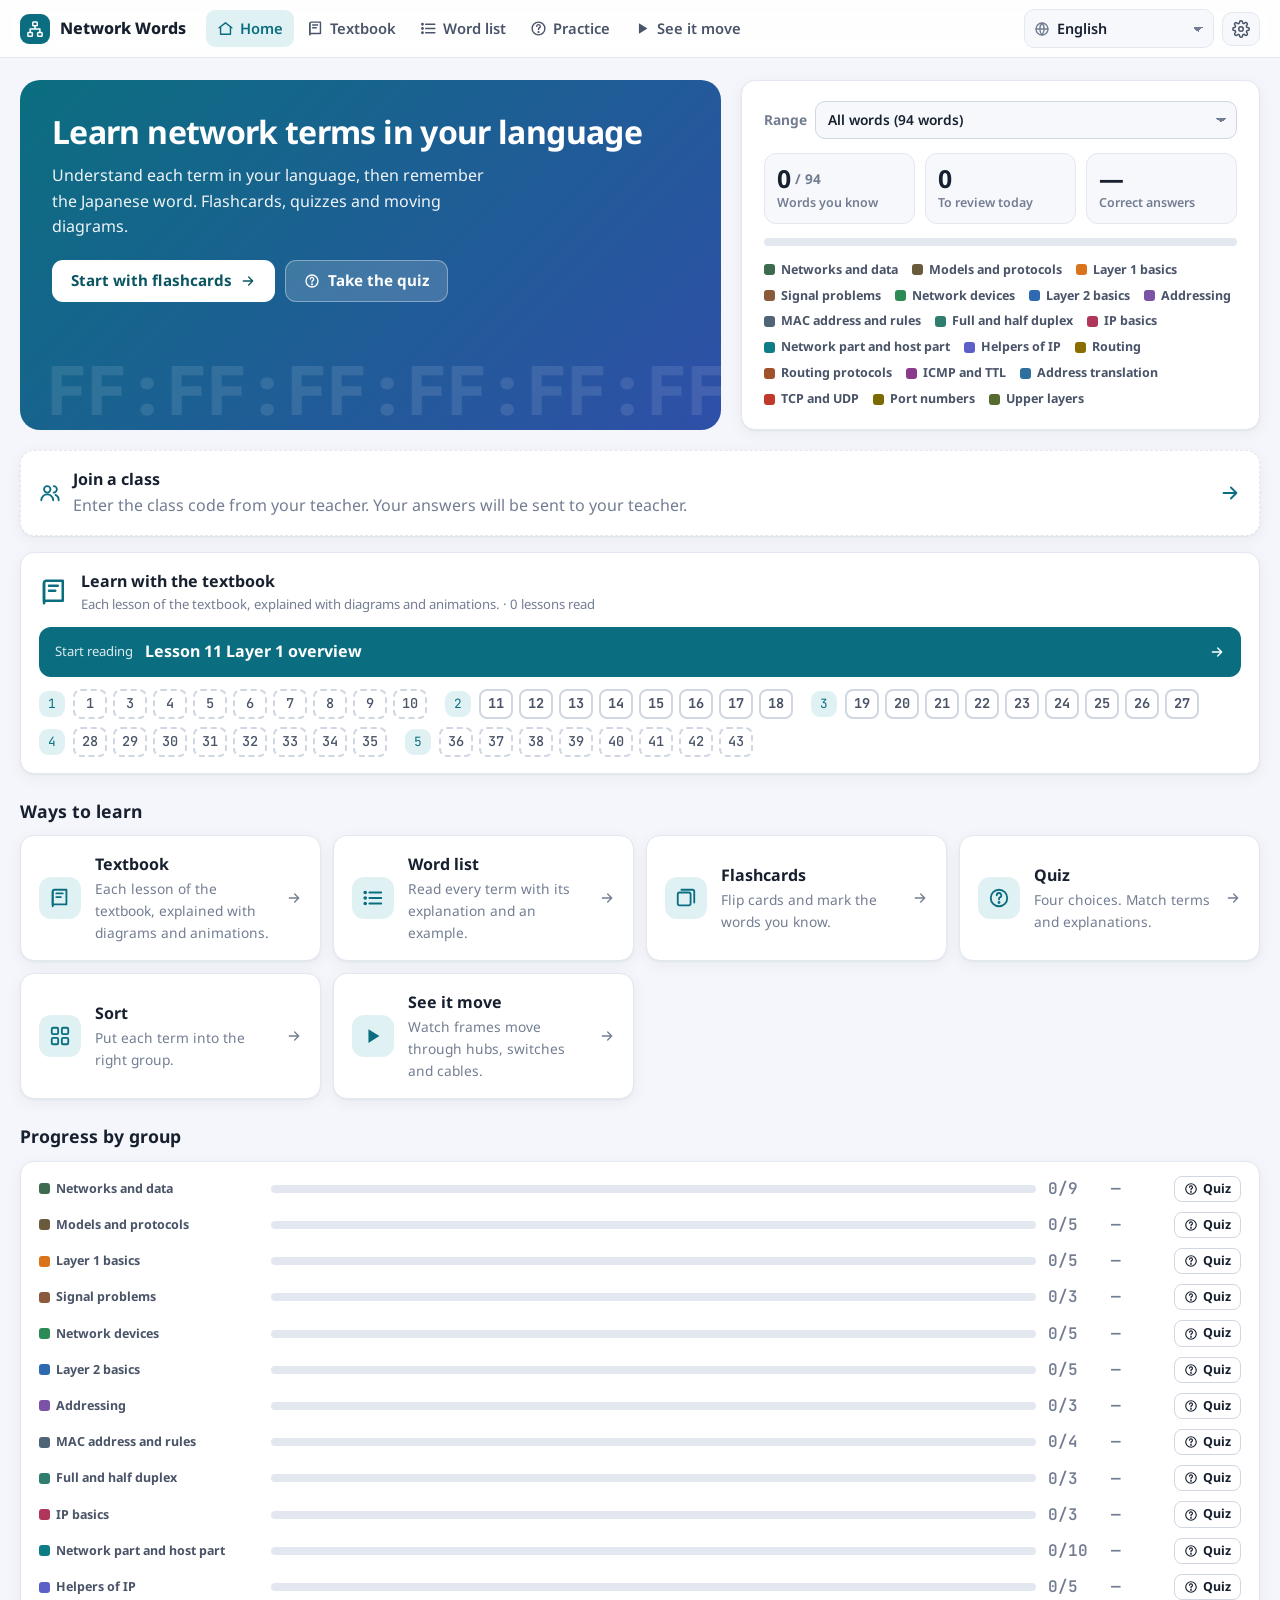
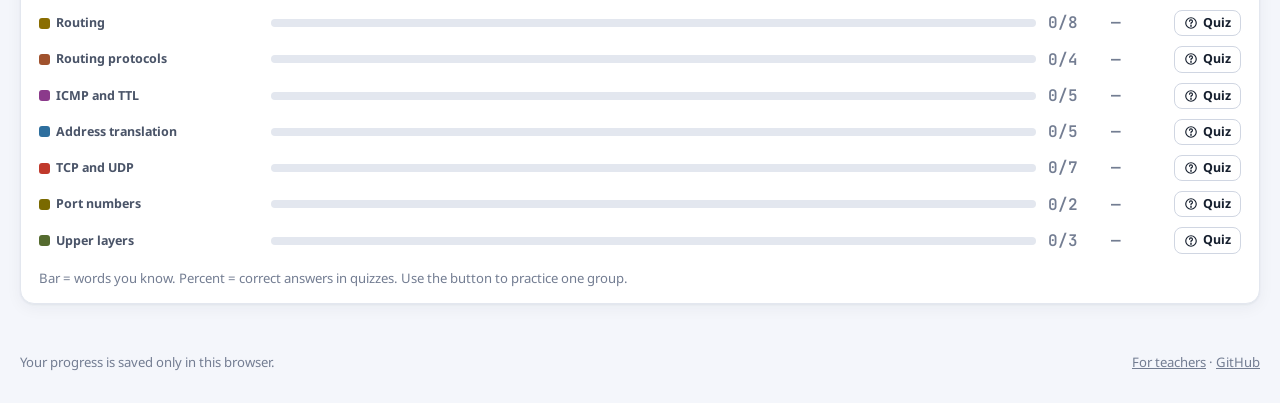
<file: index.html>
<!DOCTYPE html>
<html lang="ja">
<head>
  <meta charset="UTF-8">
  <meta name="viewport" content="width=device-width, initial-scale=1.0, viewport-fit=cover">
  <title>Network Words</title>
  <meta name="description" content="Learn network terms (Layer 1 and 2) in 11 languages: word list, flashcards, quizzes and moving diagrams.">
  <meta name="theme-color" content="#0b6e80">
  <link rel="manifest" href="manifest.webmanifest">
  <link rel="icon" href="icons/icon.svg" type="image/svg+xml">
  <link rel="apple-touch-icon" href="icons/icon-192.png">
  <link rel="preconnect" href="https://fonts.googleapis.com">
  <link rel="preconnect" href="https://fonts.gstatic.com" crossorigin>
  <link rel="stylesheet" href="https://fonts.googleapis.com/css2?family=JetBrains+Mono:wght@400;600;700&family=Noto+Sans:wght@400;600;700;800&family=Noto+Sans+JP:wght@400;600;700;800&family=Noto+Sans+SC:wght@400;600;700&family=Noto+Sans+Devanagari:wght@400;600;700&family=Noto+Sans+Bengali:wght@400;600;700&family=Noto+Sans+Sinhala:wght@400;600;700&family=Noto+Sans+Myanmar:wght@400;600;700&display=swap">
  <link rel="stylesheet" href="css/app.css">
</head>
<body>
  <div id="app"></div>
  <noscript>JavaScript is required.</noscript>
  <script type="module" src="js/student.js"></script>
</body>
</html>
</file>
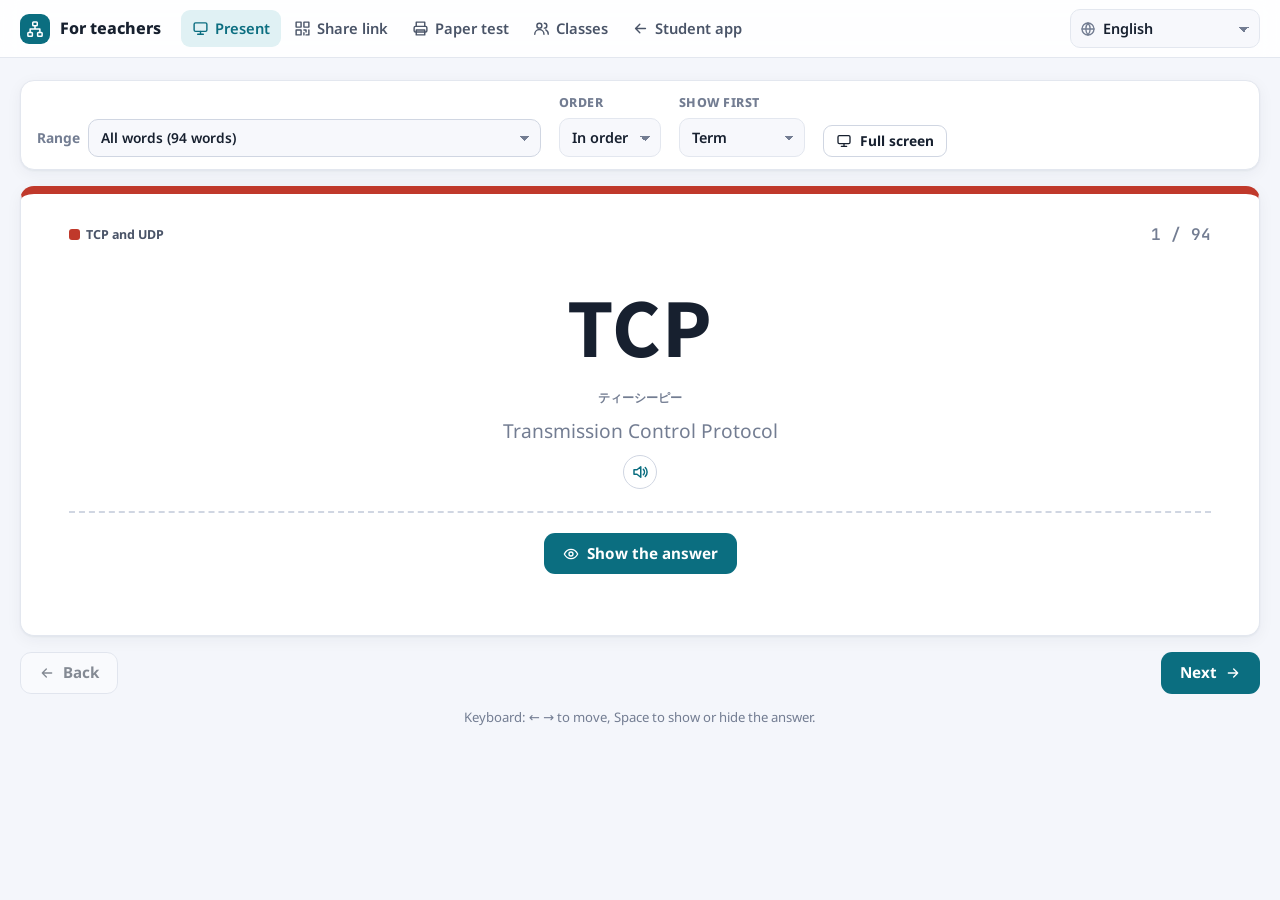
<file: teacher.html>
<!DOCTYPE html>
<html lang="ja">
<head>
  <meta charset="UTF-8">
  <meta name="viewport" content="width=device-width, initial-scale=1.0, viewport-fit=cover">
  <title>Network Words · Teacher</title>
  <meta name="description" content="Network Words for teachers: show terms on the classroom screen, share links and QR codes, print vocabulary tests.">
  <meta name="theme-color" content="#0b6e80">
  <link rel="manifest" href="manifest.webmanifest">
  <link rel="icon" href="icons/icon.svg" type="image/svg+xml">
  <link rel="apple-touch-icon" href="icons/icon-192.png">
  <link rel="preconnect" href="https://fonts.googleapis.com">
  <link rel="preconnect" href="https://fonts.gstatic.com" crossorigin>
  <link rel="stylesheet" href="https://fonts.googleapis.com/css2?family=JetBrains+Mono:wght@400;600;700&family=Noto+Sans:wght@400;600;700;800&family=Noto+Sans+JP:wght@400;600;700;800&family=Noto+Sans+SC:wght@400;600;700&family=Noto+Sans+Devanagari:wght@400;600;700&family=Noto+Sans+Bengali:wght@400;600;700&family=Noto+Sans+Sinhala:wght@400;600;700&family=Noto+Sans+Myanmar:wght@400;600;700&display=swap">
  <link rel="stylesheet" href="css/app.css">
</head>
<body>
  <div id="app"></div>
  <noscript>JavaScript is required.</noscript>
  <script type="module" src="js/teacher.js"></script>
</body>
</html>
</file>
<file: css/app.css>
/* =========================================================
 * Network Words — styles. The first part is copied from SQL Practice (next/css/app.css)
 * so both apps look and behave alike; network parts start at "network words" below.
 * ========================================================= */
:root {
  --bg: #f4f6fb; --surface: #fff; --surface-2: #f7f8fc; --ink: #17202f; --ink-2: #4a5468; --ink-3: #737d92;
  --line: #e3e7ef; --line-2: #d0d6e2; --accent: #0b6e80; --accent-ink: #fff; --accent-soft: #e0f1f4;
  --ok: #0c8a5d; --ok-soft: #e2f5ec; --bad: #c43d4b; --bad-soft: #fdecee; --warn: #b26a00; --warn-soft: #fff3df;
  --code-bg: #f1f3f9; --code-ink: #26304a; --kw: #4353e0; --str: #b0461a; --num: #0f7d6f; --fn: #8a3fc7;
  --g-l1: #d9731c; --g-signal: #8b5a3c; --g-devices: #2c8a55; --g-l2: #2f69b0; --g-addressing: #7b52a6; --g-mac: #4f6577; --g-l3: #b0365b; --g-subnet: #0e7c86; --g-routing: #8a6d00; --g-l3help: #5b5fc7; --g-basics: #3d6b4f; --g-model: #6b5b3d; --g-duplex: #2f7d6d; --g-rtproto: #a0522d; --g-icmpg: #8b3a8b; --g-nat: #2e6f9e; --g-l4: #c0392b; --g-port: #7a6a00; --g-upper: #556b2f;
  --shadow: 0 1px 2px rgba(20, 30, 60, .05), 0 4px 16px rgba(20, 30, 60, .05);
  --radius: 14px; --fs: 16px;
  --mono: 'JetBrains Mono', ui-monospace, SFMono-Regular, Menlo, Consolas, monospace;
  --sans: 'Noto Sans', system-ui, -apple-system, 'Segoe UI', sans-serif;
  color-scheme: light;
}
@media (prefers-color-scheme: dark) { :root:not([data-theme="light"]) {
  --bg: #0f131c; --surface: #171c27; --surface-2: #1d2331; --ink: #e8ecf4; --ink-2: #b6bdcc; --ink-3: #868fa3;
  --line: #2a3242; --line-2: #39445a; --accent: #5cc6d8; --accent-ink: #0f131c; --accent-soft: #15333a;
  --ok: #3fcf95; --ok-soft: #12322a; --bad: #ff7d8a; --bad-soft: #3a1c23; --warn: #f2b64c; --warn-soft: #3a2c12;
  --code-bg: #111622; --code-ink: #d6dcf0; --kw: #8f9cff; --str: #f0a070; --num: #5fd4bf; --fn: #cf9bff;
  --g-l1: #f0954a; --g-signal: #c99470; --g-devices: #55c084; --g-l2: #6ea2e6; --g-addressing: #b28ce0; --g-mac: #93a9bb; --g-l3: #ec7fa0; --g-subnet: #4cc3cc; --g-routing: #d9b43a; --g-l3help: #9da0f0; --g-basics: #8fc4a2; --g-model: #c9b48a; --g-duplex: #6fcab7; --g-rtproto: #e09a72; --g-icmpg: #d08ad0; --g-nat: #7fb6e0; --g-l4: #f08a7e; --g-port: #d6c64a; --g-upper: #a8c27a; --shadow: 0 1px 2px rgba(0,0,0,.3), 0 6px 20px rgba(0,0,0,.25); color-scheme: dark; } }
:root[data-theme="dark"] {
  --bg: #0f131c; --surface: #171c27; --surface-2: #1d2331; --ink: #e8ecf4; --ink-2: #b6bdcc; --ink-3: #868fa3;
  --line: #2a3242; --line-2: #39445a; --accent: #5cc6d8; --accent-ink: #0f131c; --accent-soft: #15333a;
  --ok: #3fcf95; --ok-soft: #12322a; --bad: #ff7d8a; --bad-soft: #3a1c23; --warn: #f2b64c; --warn-soft: #3a2c12;
  --code-bg: #111622; --code-ink: #d6dcf0; --kw: #8f9cff; --str: #f0a070; --num: #5fd4bf; --fn: #cf9bff;
  --g-l1: #f0954a; --g-signal: #c99470; --g-devices: #55c084; --g-l2: #6ea2e6; --g-addressing: #b28ce0; --g-mac: #93a9bb; --g-l3: #ec7fa0; --g-subnet: #4cc3cc; --g-routing: #d9b43a; --g-l3help: #9da0f0; --g-basics: #8fc4a2; --g-model: #c9b48a; --g-duplex: #6fcab7; --g-rtproto: #e09a72; --g-icmpg: #d08ad0; --g-nat: #7fb6e0; --g-l4: #f08a7e; --g-port: #d6c64a; --g-upper: #a8c27a; --shadow: 0 1px 2px rgba(0,0,0,.3), 0 6px 20px rgba(0,0,0,.25); color-scheme: dark; }
:root[data-size="s"] { --fs: 15px; }
:root[data-size="l"] { --fs: 18.5px; }

:lang(ja) { --sans: 'Noto Sans JP', 'Noto Sans', system-ui, sans-serif; }
:lang(zh) { --sans: 'Noto Sans SC', 'Noto Sans', system-ui, sans-serif; }
:lang(ne) { --sans: 'Noto Sans Devanagari', 'Noto Sans', system-ui, sans-serif; }
:lang(bn) { --sans: 'Noto Sans Bengali', 'Noto Sans', system-ui, sans-serif; }
:lang(si) { --sans: 'Noto Sans Sinhala', 'Noto Sans', system-ui, sans-serif; }
:lang(my) { --sans: 'Noto Sans Myanmar', 'Noto Sans', system-ui, sans-serif; }

* { box-sizing: border-box; }
html { font-size: var(--fs); -webkit-text-size-adjust: 100%; }
body { margin: 0; background: var(--bg); color: var(--ink); font-family: var(--sans); line-height: 1.6; min-height: 100vh; display: flex; flex-direction: column; }
:lang(my) body, body:lang(my), :lang(si) body { line-height: 1.85; }
#app { flex: 1; display: flex; flex-direction: column; }
a { color: var(--accent); }
button, input, select, textarea { font: inherit; color: inherit; }
code, pre { font-family: var(--mono); }
h1, h2, h3 { line-height: 1.35; }
:focus-visible { outline: 3px solid color-mix(in srgb, var(--accent) 55%, transparent); outline-offset: 2px; }
.sr { position: absolute; width: 1px; height: 1px; overflow: hidden; clip: rect(0 0 0 0); }
.muted { color: var(--ink-3); } .small { font-size: .82rem; } .strong { font-weight: 700; } .mono { font-family: var(--mono); letter-spacing: .04em; }
ruby rt { font-size: .55em; color: var(--ink-3); font-weight: 500; letter-spacing: 0; }
.bi { display: block; color: var(--ink-3); font-size: .9em; margin-top: 3px; }
.bi ruby rt { color: var(--ink-3); }
svg { width: 1em; height: 1em; flex: none; }

/* ---------- header / footer ---------- */
.topbar { position: sticky; top: 0; z-index: 30; background: color-mix(in srgb, var(--surface) 90%, transparent); backdrop-filter: blur(10px); border-bottom: 1px solid var(--line); }
.topbar-in { max-width: 1320px; margin: 0 auto; padding: 9px 20px; display: flex; align-items: center; gap: 12px; }
.brand { display: flex; align-items: center; gap: 10px; text-decoration: none; color: var(--ink); font-weight: 800; white-space: nowrap; }
.brand-mark { width: 30px; height: 30px; border-radius: 9px; background: var(--accent); color: var(--accent-ink); display: grid; place-items: center; font-family: var(--mono); font-size: .74rem; font-weight: 700; }
.brand-tag { font-size: .7rem; font-weight: 800; background: var(--warn-soft); color: var(--warn); padding: 2px 8px; border-radius: 99px; }
.topnav { display: flex; gap: 2px; margin-left: 8px; }
.topnav a { display: inline-flex; align-items: center; gap: 6px; text-decoration: none; color: var(--ink-2); padding: 7px 11px; border-radius: 9px; font-weight: 600; font-size: .92rem; white-space: nowrap; position: relative; }
.topnav a svg { width: 17px; height: 17px; }
.topnav a:hover { background: var(--surface-2); color: var(--ink); }
.topnav a.on { background: var(--accent-soft); color: var(--accent); }
.badge { background: var(--bad); color: #fff; font-size: .68rem; border-radius: 99px; padding: 0 6px; min-width: 18px; text-align: center; line-height: 18px; }
.topbar-right { margin-left: auto; display: flex; align-items: center; gap: 8px; }
.lang-wrap { position: relative; display: flex; align-items: center; }
.lang-wrap svg { position: absolute; left: 10px; width: 16px; height: 16px; color: var(--ink-3); pointer-events: none; }
.lang-select, .fld select { appearance: none; background: var(--surface-2); border: 1px solid var(--line); color: var(--ink); border-radius: 10px; padding: 7px 30px 7px 32px; font-size: .9rem; font-weight: 600; cursor: pointer;
  background-image: linear-gradient(45deg, transparent 50%, var(--ink-3) 50%), linear-gradient(135deg, var(--ink-3) 50%, transparent 50%);
  background-position: calc(100% - 15px) 52%, calc(100% - 10px) 52%; background-size: 5px 5px; background-repeat: no-repeat; max-width: 190px; }
.fld select { padding-left: 12px; max-width: none; width: 100%; }
.icon-btn { display: inline-flex; align-items: center; justify-content: center; gap: 6px; background: var(--surface-2); border: 1px solid var(--line); border-radius: 10px; padding: 7px 9px; cursor: pointer; color: var(--ink-2); }
.icon-btn:hover { color: var(--ink); border-color: var(--line-2); }
.icon-btn svg { width: 18px; height: 18px; }
.class-chip { display: inline-flex; align-items: center; gap: 6px; border: 1px solid color-mix(in srgb, var(--ok) 40%, transparent); background: var(--ok-soft); color: var(--ok); font-weight: 700; font-size: .85rem; border-radius: 99px; padding: 5px 12px; cursor: pointer; max-width: 200px; }
.class-chip span { overflow: hidden; text-overflow: ellipsis; white-space: nowrap; }
.foot { max-width: 1320px; width: 100%; margin: 0 auto; padding: 18px 20px 30px; display: flex; justify-content: space-between; gap: 12px; flex-wrap: wrap; font-size: .82rem; color: var(--ink-3); }
.foot a { color: var(--ink-3); }

/* ---------- generic ---------- */
.wrap { max-width: 1320px; width: 100%; margin: 0 auto; padding: 22px 20px 30px; flex: 1; }
.wrap.narrow { max-width: 900px; }
.card { background: var(--surface); border: 1px solid var(--line); border-radius: var(--radius); box-shadow: var(--shadow); }
.btn { display: inline-flex; align-items: center; justify-content: center; gap: 8px; border: 1px solid transparent; border-radius: 11px; padding: 10px 18px; font-weight: 700; cursor: pointer; font-size: .95rem; text-decoration: none; white-space: nowrap; transition: transform .06s, filter .15s, background .15s; line-height: 1.3; }
.btn:active { transform: translateY(1px); }
.btn:disabled { opacity: .5; cursor: not-allowed; }
.btn svg { width: 16px; height: 16px; }
.btn-primary { background: var(--accent); color: var(--accent-ink); }
.btn-primary:hover:not(:disabled) { filter: brightness(1.07); }
.btn-ghost { background: var(--surface); border-color: var(--line-2); color: var(--ink); }
.btn-ghost:hover { background: var(--surface-2); }
.btn-ok { background: var(--ok); color: #fff; }
.btn-warn { background: var(--warn); color: #fff; }
.btn-danger { background: var(--bad); color: #fff; }
.btn-light { background: #fff; color: #0b5563; }
.btn-glass { background: rgba(255,255,255,.16); color: #fff; border-color: rgba(255,255,255,.35); }
.btn-sm { padding: 6px 12px; font-size: .86rem; border-radius: 9px; }
.btn-xs { padding: 4px 9px; font-size: .78rem; border-radius: 8px; gap: 5px; }
.btn-xs svg { width: 14px; height: 14px; }
.linkbtn { background: none; border: 0; padding: 0; color: var(--ink-3); text-decoration: underline; cursor: pointer; font-size: .86rem; }
.linkbtn.danger:hover { color: var(--bad); }
.tag { display: inline-flex; align-items: center; gap: 6px; font-size: .78rem; font-weight: 700; padding: 3px 10px; border-radius: 999px; background: var(--surface-2); color: var(--ink-2); border: 1px solid var(--line); }
.tag.ok { color: var(--ok); background: var(--ok-soft); border-color: transparent; }
.tag.st-demo { background: var(--warn-soft); color: var(--warn); border-color: transparent; }
.tag.st-fill, .tag.st-order, .tag.st-write { background: var(--accent-soft); color: var(--accent); border-color: transparent; }
.loading { display: grid; place-items: center; min-height: 60vh; color: var(--ink-3); font-weight: 600; text-align: center; }
.spinner { width: 28px; height: 28px; border-radius: 50%; border: 3px solid var(--line); border-top-color: var(--accent); animation: spin .8s linear infinite; margin: 0 auto 12px; }
@keyframes spin { to { transform: rotate(360deg); } }
@keyframes pop { 0% { transform: scale(.97); opacity: .4; } 100% { transform: none; opacity: 1; } }
.bar { height: 8px; background: var(--line); border-radius: 99px; overflow: hidden; }
.bar > i { display: block; height: 100%; background: var(--ok); border-radius: 99px; transition: width .4s; }
.page-title { margin: 6px 0 4px; font-size: 1.6rem; }
.inline-form { display: flex; gap: 6px; }
.inline-form input { flex: 1; min-width: 0; padding: 7px 10px; border-radius: 9px; border: 1px solid var(--line-2); background: var(--surface); }
.row-btns { display: flex; gap: 10px; justify-content: center; flex-wrap: wrap; }

/* ---------- home ---------- */
.hero { display: grid; grid-template-columns: minmax(0, 1.35fr) minmax(0, 1fr); gap: 20px; margin-bottom: 20px; }
.hero-text { padding: 30px 32px; background: linear-gradient(135deg, #0b6e80 0%, #2f4fa8 100%); color: #fff; border-radius: 20px; position: relative; overflow: hidden; }
.hero-text h1 { margin: 0 0 10px; font-size: clamp(1.45rem, 2.5vw, 2.1rem); letter-spacing: -.02em; }
.hero-text ruby rt { color: rgba(255,255,255,.75); }
.hero-text p { margin: 0 0 20px; opacity: .93; max-width: 50ch; }
.hero-btns { display: flex; gap: 10px; flex-wrap: wrap; position: relative; z-index: 1; }
.hero-deco { position: absolute; right: -6px; bottom: -14px; font-family: var(--mono); font-size: 4.2rem; font-weight: 800; opacity: .1; white-space: nowrap; pointer-events: none; }
.stats { padding: 20px 22px; display: flex; flex-direction: column; gap: 14px; }
.stat-row { display: grid; grid-template-columns: repeat(3, minmax(0, 1fr)); gap: 10px; }
.stat { background: var(--surface-2); border: 1px solid var(--line); border-radius: 12px; padding: 10px 12px; min-width: 0; }
.stat b { display: flex; align-items: center; gap: 4px; font-size: 1.55rem; line-height: 1.15; }
.stat b small { font-size: .85rem; color: var(--ink-3); }
.stat b svg { color: #f07b2b; width: 20px; height: 20px; }
.stat span { font-size: .78rem; color: var(--ink-3); font-weight: 600; display: block; }
.empty { padding: 40px 24px; text-align: center; }
.empty-icon { width: 60px; height: 60px; border-radius: 50%; margin: 0 auto 10px; display: grid; place-items: center; background: var(--ok-soft); color: var(--ok); }
.empty-icon svg { width: 30px; height: 30px; }
.empty h1 { margin: 0 0 6px; font-size: 1.35rem; }
.big-score { font-size: 2.6rem; font-weight: 800; margin: 6px 0 16px; }

/* modal */
.modal-back { position: fixed; inset: 0; background: rgba(10, 15, 30, .5); display: grid; place-items: center; z-index: 60; padding: 16px; animation: pop .15s; }
.modal { background: var(--surface); color: var(--ink); border-radius: 16px; width: 100%; max-width: 460px; max-height: calc(100vh - 32px); overflow: auto; box-shadow: 0 20px 60px rgba(0,0,0,.3); }
.modal.wide { max-width: 760px; }
.modal-head { display: flex; align-items: center; justify-content: space-between; padding: 16px 18px; border-bottom: 1px solid var(--line); }
.modal-head h2 { margin: 0; font-size: 1.1rem; display: flex; gap: 8px; align-items: center; }
.modal-body { padding: 16px 18px 20px; }
.form { display: flex; flex-direction: column; gap: 14px; }
.fld { display: flex; flex-direction: column; gap: 5px; }
.fld > span { font-size: .78rem; font-weight: 800; color: var(--ink-3); text-transform: uppercase; letter-spacing: .04em; }
.fld input, .fld textarea { padding: 9px 11px; border-radius: 10px; border: 1px solid var(--line-2); background: var(--surface); }
.big-input { font-size: 1.4rem !important; text-transform: uppercase; letter-spacing: .12em; text-align: center; }
.seg { display: flex; background: var(--surface-2); border: 1px solid var(--line); border-radius: 10px; padding: 3px; gap: 3px; }
.seg-i { flex: 1; text-align: center; cursor: pointer; }
.seg-i input { position: absolute; opacity: 0; pointer-events: none; }
.seg-i span { display: block; padding: 6px 4px; border-radius: 8px; font-size: .86rem; font-weight: 700; color: var(--ink-2); }
.seg-i input:checked + span { background: var(--surface); color: var(--accent); box-shadow: var(--shadow); }
.seg-i input:focus-visible + span { outline: 3px solid color-mix(in srgb, var(--accent) 55%, transparent); }
.chk { display: flex; gap: 10px; align-items: flex-start; cursor: pointer; font-size: .92rem; }
.chk input { margin-top: 5px; accent-color: var(--accent); }
.err { color: var(--bad); font-size: .88rem; margin: 0; min-height: 1em; }
hr { border: 0; border-top: 1px solid var(--line); margin: 4px 0; width: 100%; }
.toast { position: fixed; left: 50%; bottom: 26px; transform: translateX(-50%); background: var(--ink); color: var(--bg); padding: 10px 18px; border-radius: 99px; font-weight: 600; font-size: .9rem; box-shadow: var(--shadow); z-index: 80; animation: pop .2s; max-width: calc(100vw - 32px); }

/* =========================================================
 * network words
 * ========================================================= */
body.no-furi rt { display: none; }
.brand-mark svg { width: 18px; height: 18px; }
.center { text-align: center; }
.page-head { display: flex; align-items: flex-end; justify-content: space-between; gap: 12px 20px; flex-wrap: wrap; margin-bottom: 16px; }
.page-head .muted { margin: 2px 0 0; }
.sec-title { font-size: 1.1rem; margin: 26px 0 12px; }
.row-btns.left { justify-content: flex-start; }
.panel { padding: 22px; display: flex; flex-direction: column; gap: 10px; }
.panel p { margin: 0; }
.count { font-family: var(--mono); font-variant-numeric: tabular-nums; color: var(--ink-3); font-weight: 600; }

/* range menu */
.range { display: flex; align-items: center; gap: 8px; font-size: .86rem; font-weight: 700; color: var(--ink-3); }
.range select { appearance: none; background: var(--surface-2); border: 1px solid var(--line-2); color: var(--ink); border-radius: 10px; padding: 7px 30px 7px 12px; font-weight: 600; cursor: pointer; max-width: 100%;
  background-image: linear-gradient(45deg, transparent 50%, var(--ink-3) 50%), linear-gradient(135deg, var(--ink-3) 50%, transparent 50%);
  background-position: calc(100% - 15px) 52%, calc(100% - 10px) 52%; background-size: 5px 5px; background-repeat: no-repeat; }
.stats .range { justify-content: space-between; }

/* terms */
.term { font-weight: 800; font-family: 'Noto Sans JP', var(--sans); letter-spacing: .01em; }
.yomi { display: block; font-size: .78rem; color: var(--ink-3); font-weight: 600; }
body.no-furi .yomi { display: none; }
.en-name { display: block; font-size: .84rem; color: var(--ink-3); }
.gtag { display: inline-flex; align-items: center; gap: 6px; font-size: .78rem; font-weight: 700; color: var(--ink-2); }
.gtag::before { content: ""; width: 11px; height: 11px; border-radius: 3px; background: var(--gc); flex: none; }
.glist { display: flex; flex-wrap: wrap; gap: 6px 14px; }
.desc { font-size: 1.02rem; }
.tip { background: var(--surface-2); border-radius: 10px; padding: 8px 12px; font-size: .92rem; margin: 0; }
.tip > b { font-size: .74rem; color: var(--ink-3); margin-right: 8px; letter-spacing: .04em; }
.tip .bi { margin-top: 2px; }

/* home */
.modes { display: grid; grid-template-columns: repeat(auto-fill, minmax(min(100%, 280px), 1fr)); gap: 12px; }
.mode { display: grid; grid-template-columns: auto 1fr auto; gap: 14px; align-items: center; padding: 16px 18px; text-decoration: none; color: var(--ink); }
.mode:hover { border-color: var(--accent); }
.mode b { display: block; }
.mode .muted { font-size: .86rem; display: block; }
.mode > svg { color: var(--ink-3); }
.mode-icon { width: 42px; height: 42px; border-radius: 12px; background: var(--accent-soft); color: var(--accent); display: grid; place-items: center; }
.mode-icon svg { width: 22px; height: 22px; }

/* word list */
.search { display: flex; align-items: center; gap: 8px; background: var(--surface); border: 1px solid var(--line-2); border-radius: 12px; padding: 0 12px; margin-bottom: 20px; max-width: 480px; }
.search svg { color: var(--ink-3); width: 18px; height: 18px; }
.search input { flex: 1; min-width: 0; border: 0; background: none; padding: 10px 0; outline: none; }
.grp { margin-bottom: 26px; }
.grp h2 { font-size: 1.08rem; margin: 0 0 12px; padding-bottom: 6px; border-bottom: 3px solid var(--gc); display: flex; align-items: baseline; gap: 10px; flex-wrap: wrap; }
.grp .layer { font-size: .74rem; font-family: var(--mono); color: var(--ink-3); border: 1px solid var(--line-2); border-radius: 6px; padding: 0 6px; }
.wgrid { display: grid; grid-template-columns: repeat(auto-fill, minmax(min(100%, 300px), 1fr)); gap: 12px; }
.wcard { padding: 16px 18px; display: flex; flex-direction: column; gap: 8px; border-top: 4px solid var(--gc); min-width: 0; }
.wcard p { margin: 0; }
.wcard .term { font-size: 1.3rem; }
.wcard-head { display: flex; justify-content: space-between; gap: 8px; align-items: flex-start; }
.wcard .linkbtn { display: inline-flex; align-items: center; gap: 6px; text-decoration: none; color: var(--accent); font-weight: 700; }
.empty-line { padding: 20px 0; }

/* flashcards */
.cardstage { display: flex; flex-direction: column; gap: 14px; max-width: 680px; margin: 0 auto; }
.cardbar { display: flex; justify-content: space-between; align-items: center; gap: 10px; flex-wrap: wrap; }
.small-seg { min-width: 240px; }
.flip { perspective: 1400px; cursor: pointer; border-radius: 18px; }
.flip .inner { display: grid; transition: transform .5s cubic-bezier(.3, .7, .3, 1); transform-style: preserve-3d; }
.flip.is-back .inner { transform: rotateY(180deg); }
.face { grid-area: 1 / 1; backface-visibility: hidden; -webkit-backface-visibility: hidden; background: var(--surface); border: 1px solid var(--line); border-top: 6px solid var(--gc); border-radius: 18px; box-shadow: var(--shadow);
  padding: 28px 26px; min-height: 280px; display: flex; flex-direction: column; align-items: center; justify-content: center; gap: 10px; text-align: center; }
.face.back { transform: rotateY(180deg); align-items: stretch; justify-content: flex-start; text-align: left; }
.face p { margin: 0; }
.face .hint { font-size: .8rem; color: var(--ink-3); }
.big-term .term { font-size: clamp(2rem, 6vw, 2.8rem); line-height: 1.5; }
.mid-term .term { font-size: 1.5rem; }

/* quiz and sort */
.qhead { display: flex; justify-content: space-between; align-items: baseline; gap: 10px; margin-bottom: 8px; }
.prompt { font-weight: 700; font-size: 1.05rem; display: flex; gap: 12px; align-items: center; flex-wrap: wrap; margin: 16px 0 10px; }
.qbox { background: var(--surface); border: 1px solid var(--line); border-radius: var(--radius); box-shadow: var(--shadow); padding: 20px 22px; margin-bottom: 14px; }
.qbox p { margin: 0; }
.opts { display: grid; gap: 10px; }
.opt { text-align: left; border: 2px solid var(--line); background: var(--surface); border-radius: 12px; padding: 12px 16px; cursor: pointer; display: grid; grid-template-columns: auto 1fr; gap: 12px; align-items: start; line-height: 1.6; }
.opt:hover:not(:disabled) { border-color: var(--accent); }
.opt .k { font-family: var(--mono); font-weight: 700; width: 28px; height: 28px; border-radius: 7px; background: var(--surface-2); display: grid; place-items: center; font-size: .85rem; }
.opt .term { font-size: 1.15rem; }
.opt.ok { border-color: var(--ok); background: var(--ok-soft); }
.opt.ng { border-color: var(--bad); background: var(--bad-soft); }
.opt:disabled { cursor: default; color: var(--ink); }
.opt:disabled:not(.ok):not(.ng) { opacity: .55; }
.fb { margin-top: 14px; border: 2px solid; border-radius: var(--radius); padding: 16px 18px; display: flex; flex-direction: column; gap: 10px; align-items: flex-start; }
.fb.ok { border-color: var(--ok); background: var(--ok-soft); }
.fb.ng { border-color: var(--bad); background: var(--bad-soft); }
.fb p { margin: 0; }
.fb .tip { background: color-mix(in srgb, var(--surface) 70%, transparent); align-self: stretch; }
.verdict { font-weight: 800; font-size: 1.08rem; display: flex; gap: 8px; align-items: center; flex-wrap: wrap; }
.fb.ok .verdict { color: var(--ok); } .fb.ng .verdict { color: var(--bad); }
.missed { text-align: left; margin: 0 auto 18px; max-width: 560px; }
.missed h2 { font-size: 1rem; margin: 0; }
.missed ul { list-style: none; padding: 0; margin: 10px 0 0; display: grid; gap: 8px; }
.missed li { background: var(--surface-2); border-radius: 10px; padding: 10px 14px; }
.missed .term { font-size: 1.1rem; }
.gbtns { display: grid; grid-template-columns: repeat(auto-fit, minmax(min(100%, 200px), 1fr)); gap: 10px; }
.gbtn { border: 2px solid var(--line); border-left: 8px solid var(--gc); background: var(--surface); border-radius: 12px; padding: 12px 14px; cursor: pointer; text-align: left; font-weight: 700; display: flex; flex-direction: column; gap: 2px; line-height: 1.45; }
.gbtn small { font-weight: 500; color: var(--ink-3); font-size: .76rem; }
.gbtn:hover:not(:disabled) { border-color: var(--gc); }
.gbtn.ok { background: var(--ok-soft); border-color: var(--ok); border-left-color: var(--gc); }
.gbtn.ng { background: var(--bad-soft); border-color: var(--bad); border-left-color: var(--gc); }
.gbtn:disabled { cursor: default; color: var(--ink); }

/* animations */
.demo-tabs { display: flex; gap: 6px; flex-wrap: wrap; margin-bottom: 16px; }
.demo-tabs a { text-decoration: none; color: var(--ink-2); border: 1px solid var(--line-2); background: var(--surface); padding: 7px 14px; border-radius: 99px; font-weight: 700; font-size: .9rem; }
.demo-tabs a.on { background: var(--accent); border-color: var(--accent); color: var(--accent-ink); }
.demo { display: grid; grid-template-columns: minmax(0, 1.3fr) minmax(0, 1fr); gap: 18px; align-items: start; }
.stage { padding: 10px; }
.stage svg { width: 100%; height: auto; display: block; }
.demo-side { display: flex; flex-direction: column; gap: 14px; min-width: 0; }
.narr { background: var(--surface); border: 1px solid var(--line); border-left: 6px solid var(--accent); border-radius: 12px; padding: 14px 16px; min-height: 100px; font-size: 1.02rem; }
.narr .bi { margin-top: 6px; }
.demo-ctl { display: flex; flex-wrap: wrap; gap: 10px; align-items: center; }
.demo-ctl label { display: flex; align-items: center; gap: 6px; font-weight: 700; font-size: .86rem; color: var(--ink-2); }
.demo-ctl select { border: 1px solid var(--line-2); background: var(--surface); border-radius: 8px; padding: 5px 8px; }
.tablebox { padding: 12px 14px; }
.tablebox h3 { font-size: .9rem; margin: 0 0 6px; }
.dmac { font-size: 1.1rem; }
.mactable { width: 100%; border-collapse: collapse; font-family: var(--mono); font-size: .88rem; font-variant-numeric: tabular-nums; margin-bottom: 6px; }
.mactable th, .mactable td { border-bottom: 1px solid var(--line); padding: 5px 8px; text-align: left; }
.mactable th { font-family: var(--sans); font-size: .76rem; color: var(--ink-3); }
.mactable tr.new td { background: var(--accent-soft); }
.mactable tr.hit td { background: var(--ok-soft); font-weight: 700; }
.link { stroke: var(--line-2); stroke-width: 3; }
.bus { stroke: var(--ink-3); stroke-width: 6; stroke-linecap: round; }
.node .node-box { fill: var(--surface-2); stroke: var(--ink-3); stroke-width: 1.5; transition: fill .25s, stroke .25s, opacity .25s; }
.node text { fill: var(--ink); font-weight: 700; font-size: 13px; font-family: var(--sans); }
.node text.sub { fill: var(--ink-3); font-family: var(--mono); font-weight: 500; font-size: 10px; }
.node.ok .node-box { fill: var(--ok-soft); stroke: var(--ok); stroke-width: 3; }
.node.ng .node-box { fill: var(--bad-soft); stroke: var(--bad); }
.node.grp .node-box { stroke: var(--g-addressing); stroke-width: 3; stroke-dasharray: 5 3; }
.dev rect { fill: var(--accent); }
.dev text { fill: var(--accent-ink); font-family: var(--mono); font-weight: 700; font-size: 13px; }
.port { fill: var(--ink-3); font-family: var(--mono); font-size: 10px; }
.mark { font-weight: 700; font-size: 12px; fill: var(--ink-2); font-family: var(--sans); }
.mark.ok { fill: var(--ok); } .mark.ng { fill: var(--bad); }

.burst { fill: none; stroke: var(--bad); stroke-width: 4; }
.wait { font-family: var(--mono); font-weight: 700; font-size: 14px; fill: var(--accent); paint-order: stroke; stroke: var(--surface); stroke-width: 5px; stroke-linejoin: round; }
.listen { stroke: var(--accent); stroke-width: 6; stroke-dasharray: 10 8; fill: none; }

/* presenter mode (projector) */
body.presenter { --fs: 19px; }
body.presenter .wrap { max-width: 1680px; }
body.presenter .desc, body.presenter .narr { font-size: 1.3rem; }
body.presenter .opt { font-size: 1.15rem; }

/* responsive */
.hero > * { min-width: 0; }
@media (max-width: 1100px) { .hero { grid-template-columns: minmax(0, 1fr); } }
@media (max-width: 880px) {
  .topnav a span { display: none; }
  .demo { grid-template-columns: minmax(0, 1fr); }
}
@media (max-width: 640px) {
  .wrap { padding: 14px 16px 24px; }
  .topbar-in { padding: 8px 12px; gap: 6px; flex-wrap: wrap; }
  .brand-name { display: none; }
  .topnav { margin-left: 0; order: 3; width: 100%; justify-content: space-between; overflow-x: auto; }
  .topnav a { padding: 7px 9px; }
  .hero-text { padding: 22px; }
  .lang-select { max-width: 158px; padding-right: 20px; padding-left: 28px; font-size: .78rem; }
  .face { min-height: 240px; padding: 22px 18px; }
}
@media (prefers-reduced-motion: reduce) { .flip .inner, .bar > i { transition: none; } }

/* long labels in some languages: keep the header and range menu inside the screen */
.topnav { min-width: 0; overflow-x: auto; scrollbar-width: none; }
.topnav::-webkit-scrollbar { display: none; }
.topbar-right { flex: none; }
.range { max-width: 100%; min-width: 0; }
.range > span { flex: none; }
.range select { min-width: 0; flex: 1 1 auto; text-overflow: ellipsis; }
@media (max-width: 1240px) { .topnav a span { display: none; } }

/* listen button and progress by group */
.term-row { display: flex; align-items: center; gap: 10px; }
.speak { flex: none; width: 34px; height: 34px; border-radius: 50%; border: 1px solid var(--line-2); background: var(--surface); color: var(--accent); display: inline-grid; place-items: center; cursor: pointer; padding: 0; }
.speak:hover { background: var(--accent-soft); }
.speak svg { width: 18px; height: 18px; }
.face .speak { margin: 2px auto; }
.verdict .speak { width: 30px; height: 30px; }
.gprog { padding: 14px 18px; display: flex; flex-direction: column; gap: 10px; }
.gprog-row { display: grid; grid-template-columns: minmax(0, 220px) minmax(60px, 1fr) 3.2em 3.2em auto; gap: 12px; align-items: center; }
.gprog-row .bar > i { background: var(--gc); }
.gprog .muted { margin: 4px 0 0; }
@media (max-width: 640px) { .gprog-row { grid-template-columns: minmax(0, 1fr) 3em 3em auto; } .gprog-row .bar { display: none; } }

/* animations: repeater and frame */
.wave { fill: none; stroke: var(--accent); stroke-width: 3; stroke-linejoin: round; }
.chk { font-weight: 700; }
.field rect { stroke: var(--surface); stroke-width: 2; }
.field text { font-family: var(--sans); font-weight: 700; font-size: 11px; fill: #fff; }
.field text.sub { font-family: var(--mono); font-weight: 500; font-size: 9.5px; fill: rgba(255,255,255,.85); }
.f-pre rect { fill: var(--g-addressing); }
.f-hd rect { fill: var(--g-l2); }
.f-data rect { fill: var(--g-devices); }
.f-fcs rect { fill: var(--g-l1); }
.brace { fill: none; stroke: var(--ink-3); stroke-width: 1.5; }

/* =========================================================
 * teacher page
 * ========================================================= */
.p-bar { padding: 12px 16px; display: flex; flex-wrap: wrap; gap: 10px 18px; align-items: flex-end; margin-bottom: 16px; }
.p-bar .fld select, .form .fld select { padding: 7px 30px 7px 12px; }
.p-stage { padding: 28px clamp(18px, 4vw, 48px); border-top: 8px solid var(--gc); min-height: 50vh; display: flex; flex-direction: column; gap: 22px; }
.p-top { display: flex; justify-content: space-between; align-items: center; }
.p-term { display: flex; flex-direction: column; align-items: center; gap: 8px; text-align: center; }
.p-term .term { font-size: clamp(2.4rem, 7vw, 4.6rem); line-height: 1.5; }
.p-term .en-name { font-size: 1.2rem; }
.p-desc { font-size: clamp(1.15rem, 2.4vw, 1.6rem); line-height: 1.7; max-width: 46em; margin: 0 auto; display: flex; flex-direction: column; gap: 14px; }
.p-desc p { margin: 0; }
.p-desc .tip { font-size: .85em; }
.p-answer { border-top: 2px dashed var(--line-2); padding-top: 22px; animation: pop .2s; }
.p-hidden { display: grid; place-items: center; padding: 20px; border-top: 2px dashed var(--line-2); }
.p-nav { display: flex; justify-content: space-between; gap: 10px; margin: 16px 0 8px; }
.share { display: grid; grid-template-columns: minmax(0, 1fr) minmax(0, 360px); gap: 18px; align-items: start; margin-top: 14px; }
.url-box { background: var(--surface-2); border: 1px solid var(--line); border-radius: 10px; padding: 10px 12px; word-break: break-all; font-size: .9rem; }
.qr-card { padding: 18px; }
.qr svg { width: 100%; height: auto; display: block; background: #fff; border-radius: 8px; }
.qr-full { position: fixed; inset: 0; z-index: 70; background: var(--surface); display: flex; flex-direction: column; align-items: center; justify-content: center; gap: 18px; padding: 24px; }
.qr-full .qr { width: min(80vh, 90vw); }
.qr-full p { font-size: 1.1rem; word-break: break-all; text-align: center; }
.test-layout { display: grid; grid-template-columns: 280px minmax(0, 1fr); gap: 20px; align-items: start; margin-top: 14px; }
.test-panel { position: sticky; top: 70px; }
.paper { display: flex; flex-direction: column; gap: 20px; align-items: center; overflow-x: auto; }
.sheet { width: 210mm; min-height: 297mm; background: #fff; color: #15171c; padding: 16mm 16mm 18mm; box-shadow: 0 2px 20px rgba(0,0,0,.12); border-radius: 4px; font-size: 10.5pt; line-height: 1.55; }
.sheet ruby rt { color: #6b7180; }
.sheet .muted { color: #6b7180; }
.sheet-head { display: flex; justify-content: space-between; gap: 10mm; border-bottom: 2px solid #15171c; padding-bottom: 3mm; margin-bottom: 4mm; }
.sheet-head h2 { margin: 0; font-size: 15pt; }
.sheet-head p { margin: 1mm 0 0; color: #5b6170; font-size: 9pt; }
.sheet-fields { display: grid; gap: 2.5mm; font-size: 9pt; min-width: 62mm; }
.sheet-fields span { border-bottom: 1px solid #9aa0ad; padding: 1mm 0; }
.tq-inst { margin: 0 0 4mm; font-weight: 700; }
.tqs { margin: 0; padding-left: 7mm; display: flex; flex-direction: column; gap: 4mm; }
.tq { break-inside: avoid; }
.tq-desc { margin-bottom: 1.5mm; }
.tq-line { border-bottom: 1px solid #9aa0ad; height: 8mm; width: 75mm; }
.tq-opts { display: flex; flex-wrap: wrap; gap: 1.5mm 7mm; font-family: 'Noto Sans JP', var(--sans); }
.tq-opts b { display: inline-block; width: 5mm; }
.tq-ans { text-align: right; margin-top: -6mm; }
.tas { margin: 0; padding-left: 7mm; display: grid; grid-template-columns: 1fr 1fr; gap: 2.5mm 10mm; }
.tas .term { font-size: 12pt; }
.tas .yomi { display: inline; margin-left: 2mm; }
@media (max-width: 900px) { .share, .test-layout { grid-template-columns: minmax(0, 1fr); } .test-panel { position: static; } }
@media print {
  :root { color-scheme: light; }
  body { background: #fff !important; }
  .topbar, .test-panel, .page-title, .page-title + .muted, .foot { display: none !important; }
  .wrap { padding: 0 !important; max-width: none !important; }
  .test-layout { display: block; margin: 0; }
  .paper { display: block; overflow: visible; }
  .sheet { width: auto; min-height: 0; box-shadow: none; padding: 0; border-radius: 0; }
  .sheet + .sheet { break-before: page; }
  @page { size: A4; margin: 14mm; }
}

/* quiz: choose mixed or situations only; situation question box */
.qmodes { display: grid; grid-template-columns: repeat(auto-fit, minmax(min(100%, 260px), 1fr)); gap: 12px; margin: 14px 0; }
.qmode { text-align: left; padding: 18px 20px; cursor: pointer; display: flex; flex-direction: column; gap: 6px; color: var(--ink); border: 2px solid var(--line); }
.qmode:hover:not(:disabled) { border-color: var(--accent); }
.qmode:disabled { opacity: .5; cursor: default; }
.qmode b { display: flex; align-items: center; gap: 8px; font-size: 1.05rem; }
.qmode b svg { color: var(--accent); width: 20px; height: 20px; }
.qmode .muted { font-size: .88rem; }
.qbox.scene { display: grid; grid-template-columns: auto 1fr; gap: 14px; align-items: start; border-left: 6px solid var(--accent); }
.qbox.scene > svg { width: 26px; height: 26px; color: var(--accent); margin-top: 2px; }

/* =========================================================
 * animations v2: frames as envelopes, LEDs, live links, signals
 * ========================================================= */
.demo-bar { display: flex; justify-content: space-between; align-items: center; gap: 10px 16px; flex-wrap: wrap; margin-bottom: 16px; }
.demo-bar .demo-tabs { margin-bottom: 0; }
.speedbar { display: flex; align-items: center; gap: 8px; font-size: .82rem; font-weight: 700; color: var(--ink-3); }
.speedbar .small-seg { min-width: 0; }
.stage svg { overflow: visible; }
.node .pc-ico rect, .node .pc-ico path { fill: none; stroke: var(--ink-3); stroke-width: 1.6; stroke-linecap: round; }
.node.busy .node-box { stroke: var(--accent); stroke-width: 3; }
.node.ok .pc-ico rect, .node.ok .pc-ico path { stroke: var(--ok); }
.node.ng .pc-ico rect, .node.ng .pc-ico path { stroke: var(--bad); }
.node.idle { opacity: .45; }
.link { transition: stroke .25s, stroke-width .25s; }
.link.hot { stroke: var(--accent); stroke-width: 5; }
.led { fill: var(--accent-ink); opacity: .35; }
.led.on { fill: #59f27a; opacity: 1; filter: drop-shadow(0 0 3px #59f27a); }
.pkt-g { filter: drop-shadow(0 2px 3px rgba(0,0,0,.25)); }
.pkt-g .pkt-body { fill: #f2b705; stroke: #3a2f00; stroke-width: 1.4; }
.pkt-g .pkt-flap { fill: none; stroke: #3a2f00; stroke-width: 1.2; }
.pkt-g.b .pkt-body { fill: var(--g-addressing); }
.pkt-g.m .pkt-body { fill: var(--g-devices); }
.pkt-label { font-family: var(--mono); font-size: 10px; font-weight: 700; fill: var(--ink); paint-order: stroke; stroke: var(--surface); stroke-width: 3px; }
.grp-area { fill: color-mix(in srgb, var(--g-addressing) 10%, transparent); stroke: var(--g-addressing); stroke-dasharray: 5 4; opacity: 0; transition: opacity .3s; }
.grp-label { font-size: 11px; font-weight: 700; fill: var(--g-addressing); opacity: 0; transition: opacity .3s; }
.show-grp .grp-area, .show-grp .grp-label { opacity: 1; }
.cast-btns .btn { min-width: 0; }
.dmac-note { margin: 4px 0 0; }
.tally { padding: 10px 14px; display: grid; gap: 4px; }
.tally-row { display: flex; justify-content: space-between; gap: 10px; font-size: .9rem; }
.tally-row b { font-family: var(--mono); font-variant-numeric: tabular-nums; }
.tally-row.bad b { color: var(--bad); }
/* CSMA/CD */
.sig { transition: none; }
.sig.s1 { fill: var(--g-l1); opacity: .6; }
.sig.s2 { fill: var(--g-addressing); opacity: .6; }
.sig.crash { fill: var(--bad); opacity: .85; }
svg.jam .bus { stroke: var(--bad); }
svg.listening .bus { stroke-dasharray: 10 8; animation: march 1s linear infinite; stroke: var(--accent); }
@keyframes march { to { stroke-dashoffset: -36; } }
.mark.big { font-size: 15px; }
.wait.zero { fill: var(--ok); }
.steps { list-style: none; margin: 0; padding: 0; display: flex; flex-wrap: wrap; gap: 6px; counter-reset: st; }
.steps li { counter-increment: st; font-size: .82rem; font-weight: 700; padding: 4px 10px 4px 6px; border-radius: 99px; border: 1px solid var(--line-2); color: var(--ink-3); background: var(--surface); display: flex; gap: 6px; align-items: center; }
.steps li::before { content: counter(st); width: 18px; height: 18px; border-radius: 50%; display: grid; place-items: center; background: var(--surface-2); font-size: .72rem; }
.steps li.on { border-color: var(--accent); color: var(--accent); }
.steps li.on::before { background: var(--accent); color: var(--accent-ink); }
.steps li.done { color: var(--ink-2); }
.steps li.done::before { content: "✓"; background: var(--ok-soft); color: var(--ok); }
/* repeater */
.cable { fill: var(--surface-2); stroke: var(--line-2); }
.th { stroke: var(--warn); stroke-width: 1.2; stroke-dasharray: 4 4; }
.th-label { font-size: 10px; fill: var(--warn); font-weight: 700; }
.zero { stroke: var(--line-2); stroke-width: 1; }
.rep-line { stroke: var(--accent); stroke-width: 1.5; stroke-dasharray: 3 3; }
.bits { padding: 10px 14px; display: grid; gap: 8px; }
.bitrow { display: flex; justify-content: space-between; align-items: center; gap: 10px; flex-wrap: wrap; font-size: .86rem; font-weight: 700; color: var(--ink-2); }
.bitcells { display: flex; gap: 4px; }
.bitcells b { width: 24px; height: 26px; display: grid; place-items: center; font-family: var(--mono); border-radius: 6px; background: var(--surface-2); border: 1px solid var(--line); }
.bitcells b.okb { background: var(--ok-soft); color: var(--ok); border-color: var(--ok); }
.bitcells b.q { background: var(--warn-soft); color: var(--warn); border-color: var(--warn); }
.bitcells b.ngb { background: var(--bad-soft); color: var(--bad); border-color: var(--bad); }
/* frame */
.field text.in { font-family: var(--mono); font-size: 10px; fill: rgba(255,255,255,.9); font-weight: 500; }
.bitline { font-family: var(--mono); font-size: 11px; fill: var(--accent); font-weight: 700; }
.legend p { margin: 2px 0 0; }

/* quiz v2 */
.qcount-row { display: flex; align-items: center; gap: 10px; font-weight: 700; font-size: .88rem; color: var(--ink-2); margin: 4px 0 6px; }
.qcount-row .small-seg { min-width: 180px; }
.qcount { margin-left: auto; font-family: var(--mono); font-size: .78rem; background: var(--accent-soft); color: var(--accent); border-radius: 99px; padding: 1px 9px; }
.qmode b { width: 100%; }
.big-en { font-size: clamp(1.6rem, 5vw, 2.2rem); font-weight: 800; letter-spacing: .01em; }
.listen-big { width: 84px; height: 84px; border-radius: 50%; border: 0; background: var(--accent); color: var(--accent-ink); display: inline-grid; place-items: center; cursor: pointer; box-shadow: 0 6px 18px color-mix(in srgb, var(--accent) 35%, transparent); }
.listen-big svg { width: 40px; height: 40px; }
.listen-big:active { transform: scale(.96); }
.qbox.center .muted { margin: 8px 0 0; }
.fact-opt { font-weight: 700; line-height: 1.7; }
.fact-opt .arrow, .tq-opts .arrow { color: var(--ink-3); font-weight: 400; }
.fb-term { display: flex; align-items: center; gap: 10px; flex-wrap: wrap; }
.fb-term .term { font-size: 1.2rem; }
.fb-term .en-name { display: inline; }
.fb .linkbtn { display: inline-flex; align-items: center; gap: 6px; color: var(--accent); font-weight: 700; text-decoration: none; }
.tq-opts.long { flex-direction: column; gap: 1mm; }
@media (max-width: 640px) { .bitcells b { width: 20px; height: 22px; font-size: .8rem; } .qmodes { grid-template-columns: minmax(0,1fr) minmax(0,1fr); } .qmode { padding: 12px 14px; min-width: 0; overflow-wrap: anywhere; } .qmode b { flex-wrap: wrap; } }

/* ---------- quiz: auto-next switch ---------- */
.qhead { align-items: center; flex-wrap: wrap; }
.qhead-r { display: flex; align-items: center; gap: 12px; margin-left: auto; }
.qcount-row { flex-wrap: wrap; }
.qcount-row .autonext { margin-left: auto; }
.autonext { display: inline-flex; align-items: center; gap: 8px; padding: 6px 12px 6px 8px; border-radius: 999px; border: 1px solid var(--line); background: var(--card); color: var(--ink-2); font: inherit; font-size: .88rem; font-weight: 600; cursor: pointer; }
.autonext:hover { border-color: var(--accent); }
.autonext .sw { position: relative; width: 34px; height: 20px; border-radius: 999px; background: var(--line); transition: background .2s; flex: none; }
.autonext .sw i { position: absolute; top: 2px; left: 2px; width: 16px; height: 16px; border-radius: 50%; background: #fff; box-shadow: 0 1px 2px rgba(0,0,0,.25); transition: transform .2s; }
.autonext.on { color: var(--accent); border-color: var(--accent); }
.autonext.on .sw { background: var(--accent); }
.autonext.on .sw i { transform: translateX(14px); }
/* the Next button fills up while it waits */
#next-btn.auto-go { position: relative; overflow: hidden; }
#next-btn.auto-go::after { content: ""; position: absolute; left: 0; bottom: 0; height: 4px; width: 100%; background: rgba(255,255,255,.75); transform-origin: left; animation: autofill var(--auto, 2s) linear forwards; }
@keyframes autofill { from { transform: scaleX(0); } to { transform: scaleX(1); } }
@media (prefers-reduced-motion: reduce) { #next-btn.auto-go::after { animation-duration: var(--auto, 2s); } }

/* ---------- class (students) ---------- */
.cls-card { padding: 16px 18px; margin: 18px 0 4px; display: grid; gap: 12px; color: var(--ink); text-decoration: none; }
.cls-card > svg, .cls-head > svg { width: 22px; height: 22px; color: var(--accent); flex: none; }
.cls-card.join { grid-template-columns: auto 1fr auto; align-items: center; border-style: dashed; }
.cls-card.join b { display: block; }
.cls-head { display: flex; align-items: center; gap: 12px; flex-wrap: wrap; }
.cls-head > div { display: grid; gap: 2px; flex: 1; min-width: 0; }
.cls-task { display: flex; align-items: center; gap: 12px; flex-wrap: wrap; padding: 12px 14px; border-radius: 12px; background: var(--surface-2); }
.cls-task > div { display: grid; gap: 2px; flex: 1; min-width: 180px; }
.live-tag { display: inline-flex; align-items: center; gap: 6px; font-size: .78rem; font-weight: 800; color: var(--bad); background: var(--bad-soft); padding: 3px 10px; border-radius: 999px; }
.live-tag svg { width: 14px; height: 14px; animation: livepulse 1.6s ease-in-out infinite; }
.live-tag.big { font-size: .95rem; padding: 6px 14px; }
@keyframes livepulse { 50% { opacity: .35; } }
@media (prefers-reduced-motion: reduce) { .live-tag svg { animation: none; } }
.live-banner { background: var(--bad); color: #fff; }
.live-banner .wrap { display: flex; align-items: center; gap: 10px; padding-block: 8px; flex-wrap: wrap; font-weight: 700; }
.live-banner svg { width: 18px; height: 18px; }
.live-banner .btn { margin-left: auto; }
.badge.dot { min-width: 8px; width: 8px; height: 8px; padding: 0; line-height: 8px; }
input.up { text-transform: uppercase; letter-spacing: .12em; }
.big-en.alt { font-size: 1.4rem; }

/* ---------- class (teacher) ---------- */
.tc-who { margin-top: 18px; }
.tc-new { display: flex; gap: 12px; align-items: end; flex-wrap: wrap; padding: 16px 18px; margin-bottom: 16px; }
.tc-new .fld { flex: 1; min-width: 220px; margin: 0; }
.tc-list { display: grid; gap: 10px; grid-template-columns: repeat(auto-fill, minmax(min(100%, 300px), 1fr)); }
.tc-item { display: grid; grid-template-columns: 1fr auto; gap: 4px 10px; padding: 14px 16px; color: var(--ink); text-decoration: none; align-items: center; }
.tc-item:hover { border-color: var(--accent); }
.tc-item .mono { color: var(--accent); font-weight: 700; }
.tc-item > svg { grid-column: 2; grid-row: 1 / span 3; width: 18px; color: var(--ink-3); }
.tc-live { display: flex; align-items: center; gap: 8px; flex-wrap: wrap; }
.tc-grid { display: grid; gap: 16px; grid-template-columns: repeat(auto-fit, minmax(min(100%, 380px), 1fr)); margin: 14px 0 16px; }
.tc-grid h2, .tc-table-card h2, .panel > h2 { display: flex; align-items: center; gap: 8px; font-size: 1.05rem; margin: 0 0 12px; }
.tc-grid h2 svg, .panel > h2 svg { width: 18px; height: 18px; color: var(--accent); }
.tc-join-in { display: grid; grid-template-columns: 150px 1fr; gap: 16px; align-items: start; }
.tc-join-in > div { display: grid; gap: 8px; min-width: 0; }
.small-qr { width: 150px; }
.code-big { font-size: 2.2rem; font-weight: 800; letter-spacing: .14em; color: var(--accent); line-height: 1; }
.url-box.small { font-size: .74rem; word-break: break-all; }
.tc-row { display: grid; grid-template-columns: 2fr 1fr; gap: 12px; }
.tc-seed { display: flex; align-items: center; gap: 8px; flex-wrap: wrap; margin-bottom: 10px; }
.tc-seed .linkbtn svg { width: 14px; height: 14px; vertical-align: -2px; margin-right: 3px; }
.note { background: var(--warn-soft); color: var(--ink); border-radius: 10px; padding: 10px 14px; margin: 10px 0; font-size: .9rem; }
.tc-table-card { margin-bottom: 16px; }
.tc-table-head { display: flex; align-items: center; gap: 12px; flex-wrap: wrap; margin-bottom: 8px; }
.tc-table-head h2 { margin: 0; }
.tc-table-head .chk { margin-left: auto; }
.rt { font-size: .74rem; font-weight: 700; color: var(--ink-3); display: inline-flex; align-items: center; gap: 6px; }
.rt::before { content: ""; width: 8px; height: 8px; border-radius: 50%; background: var(--ink-3); }
.rt.on { color: var(--ok); } .rt.on::before { background: var(--ok); }
.tbl-scroll { overflow-x: auto; }
.live-tbl { border-collapse: collapse; font-size: .85rem; min-width: 100%; }
.live-tbl th, .live-tbl td { border: 1px solid var(--line); padding: 5px 6px; text-align: center; white-space: nowrap; }
.live-tbl thead th { font-weight: 600; vertical-align: bottom; background: var(--surface-2); }
.live-tbl thead .qn { display: block; font-family: var(--mono); font-weight: 700; }
.live-tbl thead .qt { display: block; font-size: .7rem; color: var(--ink-2); max-width: 5.5em; overflow: hidden; text-overflow: ellipsis; }
.live-tbl th.nm { text-align: left; max-width: 12em; overflow: hidden; text-overflow: ellipsis; position: sticky; left: 0; z-index: 1; background: var(--surface); box-shadow: 1px 0 0 var(--line); }
.live-tbl thead th.nm, .live-tbl tfoot th.nm { background: var(--surface-2); }
.sort-sel { display: inline-flex; align-items: center; gap: 6px; }
.sort-sel select { font: inherit; font-size: .85rem; padding: 3px 6px; border-radius: 8px; border: 1px solid var(--line); background: var(--surface); color: var(--ink); }
.qt-ext { align-items: center; gap: 6px; margin-top: 6px; }
.live-tbl td.ok { background: var(--ok-soft); color: var(--ok); font-weight: 800; }
.live-tbl td.ng { background: var(--bad-soft); color: var(--bad); font-weight: 800; }
.live-tbl td.num { font-family: var(--mono); }
.live-tbl td svg { width: 16px; height: 16px; color: var(--ok); vertical-align: -3px; }
.live-tbl tfoot th, .live-tbl tfoot td { background: var(--surface-2); font-weight: 700; }
.live-tbl td.rate.low { color: var(--bad); } .live-tbl td.rate.mid { color: var(--warn); } .live-tbl td.rate.high { color: var(--ok); }
.tc-members { list-style: none; padding: 0; margin: 0; display: grid; gap: 4px; }
.tc-members li { display: flex; align-items: center; gap: 12px; padding: 6px 0; border-bottom: 1px solid var(--line); flex-wrap: wrap; }
.tc-members li b { min-width: 8em; }
.tc-members .linkbtn svg { width: 14px; height: 14px; vertical-align: -2px; margin-right: 3px; }
.tc-members li .muted { flex: 1; }
.linkbtn.danger svg { width: 15px; height: 15px; vertical-align: -3px; margin-right: 4px; }
.qr-code-big { font-size: 4rem; font-weight: 800; letter-spacing: .16em; margin: 0; }
@media (max-width: 640px) { .tc-join-in { grid-template-columns: 1fr; } .small-qr { width: 140px; } .tc-row { grid-template-columns: 1fr; } .code-big { font-size: 1.8rem; } }

/* ---------- quick test (students) ---------- */
.quick-go { justify-self: start; }
.quick-wait .countdown { font-size: 5rem; font-weight: 800; font-family: var(--mono); color: var(--accent); line-height: 1.1; margin: 10px 0 0; }
.qt-timer { display: inline-flex; align-items: center; gap: 5px; font-family: var(--mono); font-weight: 700; color: var(--ink-2); }
.qt-timer svg { width: 15px; height: 15px; }
.qt-review { list-style: none; padding: 0; margin: 12px 0 18px; display: grid; gap: 6px; text-align: left; }
.qt-review li { display: flex; gap: 12px; align-items: center; padding: 8px 12px; border-radius: 10px; background: var(--surface-2); }
.qt-review .mk { font-weight: 800; font-size: 1.2rem; width: 1.4em; text-align: center; flex: none; }
.qt-review li.ok .mk { color: var(--ok); } .qt-review li.ng .mk { color: var(--bad); } .qt-review li.skip .mk { color: var(--ink-3); }
.qt-review li > div { min-width: 0; }

/* ---------- quick test, mistakes, weak words (teacher) ---------- */
.tc-quick.on { border-color: var(--accent); }
.qt-state { display: grid; gap: 4px; margin: 6px 0 12px; }
.qt-state .big { font-size: 1.6rem; font-weight: 800; font-family: var(--mono); color: var(--accent); }
.tc-row.three { grid-template-columns: 1.6fr 1fr 1fr; }
.view-sel { font: inherit; font-size: .85rem; padding: 5px 8px; border-radius: 8px; border: 1px solid var(--line); background: var(--card); color: var(--ink); max-width: 100%; }
.qhead-btn { all: unset; cursor: pointer; display: block; text-align: center; }
.qhead-btn:hover .qn, .qhead-btn:focus-visible .qn { color: var(--accent); text-decoration: underline; }
.weak-list { list-style: none; padding: 0; margin: 0; display: grid; gap: 6px; }
.weak-list li { display: grid; grid-template-columns: minmax(7em, 12em) 1fr 3.2em auto; gap: 10px; align-items: center; }
.weak-list .w-term { font-weight: 700; overflow: hidden; text-overflow: ellipsis; white-space: nowrap; }
.w-bar { height: 10px; background: var(--surface-2); border-radius: 99px; overflow: hidden; }
.w-bar i { display: block; height: 100%; border-radius: 99px; background: var(--ok); }
.w-bar i.low { background: var(--bad); } .w-bar i.mid { background: var(--warn); }
.slide-full { position: fixed; inset: 0; z-index: 60; background: var(--bg); overflow: auto; padding: max(24px, env(safe-area-inset-top)) max(16px, env(safe-area-inset-right)) 24px max(16px, env(safe-area-inset-left)); }
.sl-in { max-width: 1100px; margin: 0 auto; display: grid; gap: 18px; }
.sl-top { display: flex; align-items: center; gap: 12px; flex-wrap: wrap; }
.sl-top .sl-n { font-size: 1.3rem; font-weight: 800; }
.sl-top .btn:first-of-type { margin-left: auto; }
.sl-q { font-size: clamp(1.3rem, 2.6vw, 2rem); line-height: 1.5; font-weight: 600; }
.sl-q .big-en, .sl-q .big-term { font-size: 1.4em; }
.sl-q svg { width: 1em; height: 1em; vertical-align: -.12em; color: var(--accent); }
.sl-opts { display: grid; gap: 10px; }
.sl-opt { display: grid; grid-template-columns: auto minmax(0, 1.4fr) minmax(80px, 1fr) 3em auto; align-items: center; gap: 14px; padding: 12px 16px; border: 2px solid var(--line); border-radius: 14px; background: var(--card); font-size: clamp(1rem, 1.8vw, 1.35rem); }
.sl-opt .k { font-family: var(--mono); font-weight: 800; color: var(--ink-3); }
.sl-opt .t { min-width: 0; }
.sl-bar { height: 18px; border-radius: 99px; background: var(--surface-2); overflow: hidden; }
.sl-bar i { display: block; height: 100%; background: var(--ink-3); border-radius: 99px; transition: width .4s; }
.sl-c { font-family: var(--mono); font-size: 1.4em; text-align: right; }
.sl-opt svg { width: 26px; height: 26px; color: var(--ok); }
.sl-opt.ok { border-color: var(--ok); background: var(--ok-soft); } .sl-opt.ok .sl-bar i { background: var(--ok); }
.sl-opt.ng .sl-bar i { background: var(--bad); }
.sl-nav { display: flex; align-items: center; justify-content: space-between; gap: 12px; }
@media (max-width: 640px) { .tc-row.three { grid-template-columns: 1fr 1fr; } .weak-list li { grid-template-columns: 1fr 3em; } .weak-list .w-bar { grid-column: 1 / -1; grid-row: 2; } .weak-list li .muted { display: none; }
  .sl-opt { grid-template-columns: auto 1fr 2.4em; } .sl-opt .sl-bar { grid-column: 2 / -1; } }

/* ---------- Layer 3 animations ---------- */
.sn-stage { padding: 16px; display: grid; gap: 10px; }
.sn-stage.pulse .sn-bits .b { animation: snpop .45s ease; }
@keyframes snpop { 0% { transform: scale(.85); opacity: .4; } 100% { transform: none; opacity: 1; } }
@media (prefers-reduced-motion: reduce) { .sn-stage.pulse .sn-bits .b { animation: none; } }
.sn-legend { display: flex; flex-wrap: wrap; align-items: center; gap: 6px 10px; font-size: .86rem; font-weight: 700; color: var(--ink-2); }
.sn-legend .k { width: 14px; height: 14px; border-radius: 4px; display: inline-block; }
.sn-legend .k.n, .sn-bits .b.n { background: color-mix(in srgb, var(--g-subnet) 22%, transparent); }
.sn-legend .k.h, .sn-bits .b.h { background: color-mix(in srgb, var(--g-l3) 18%, transparent); }
.sn-row { display: grid; grid-template-columns: minmax(0, 1fr) auto; gap: 4px 12px; align-items: end; }
.sn-row .sn-bits { grid-column: 1 / -1; }
.sn-l { font-weight: 700; font-size: .86rem; line-height: 1.3; }
.sn-l small { display: inline; margin-left: 8px; font-weight: 500; color: var(--ink-3); font-size: .74rem; }
.sn-bits { display: flex; flex-wrap: wrap; gap: 1px; font-size: .82rem; }
.sn-bits .b { width: 1.05em; text-align: center; border-radius: 3px; line-height: 1.5; }
.sn-bits .b.dot { margin-right: 6px; }
.sn-row.mask .b.n { color: var(--g-subnet); font-weight: 800; }
.sn-dec { font-weight: 800; font-size: 1rem; text-align: right; }
.sn-row.na .sn-dec, .sn-row.ba .sn-dec { color: var(--accent); }
.sn-sep { border-top: 1px dashed var(--line-2); }
.sn-sum { display: flex; flex-wrap: wrap; gap: 12px 28px; padding-top: 6px; }
.sn-sum > div { display: grid; gap: 2px; }
.sn-sum .big { font-size: 1.6rem; color: var(--accent); }
.sn-range input[type=range] { flex: 1; min-width: 140px; accent-color: var(--accent); }
.sn-pv { font-size: 1.2rem; color: var(--accent); min-width: 2.6em; }
@media (max-width: 640px) { .sn-bits { font-size: .72rem; } .sn-bits .b.dot { margin-right: 3px; } }
.arp-box.look { outline: 3px solid var(--accent); outline-offset: 2px; transition: outline .2s; }
.node.target .node-box { stroke: var(--g-l3help); stroke-width: 3; }
.net-zone { fill: color-mix(in srgb, var(--g-subnet) 7%, transparent); stroke: color-mix(in srgb, var(--g-subnet) 45%, transparent); stroke-dasharray: 5 4; }
.net-label { fill: var(--g-subnet); font-weight: 700; }
.dev.small rect { fill: var(--ink-3); }

/* ---------- textbook: contents + lesson pages ---------- */
.toc { padding: 16px 18px 10px; margin-bottom: 14px; }
.toc-ch { display: flex; align-items: center; gap: 10px; font-size: 1.1rem; margin: 0 0 8px; }
.ch-no { width: 30px; height: 30px; border-radius: 9px; background: var(--accent-soft); color: var(--accent); display: grid; place-items: center; font-family: var(--mono); font-size: .9rem; }
.toc-list { list-style: none; margin: 0; padding: 0; }
.toc-list li > a, .toc-list li > div { display: flex; align-items: center; gap: 4px 12px; flex-wrap: wrap; padding: 9px 10px; border-top: 1px solid var(--line); text-decoration: none; color: var(--ink-2); }
.toc-list li.has-page > a { color: var(--ink); font-weight: 700; border-radius: 10px; }
.toc-list li.has-page > a:hover { background: var(--accent-soft); }
.toc-n { font-family: var(--mono); font-size: .8rem; color: var(--ink-3); min-width: 4.5em; }
.toc-t { flex: 1; min-width: 0; }
.toc-list .linkbtn { display: inline-flex; align-items: center; gap: 5px; font-size: .82rem; }
.tag.accent { background: var(--accent); color: var(--accent-ink); display: inline-flex; align-items: center; gap: 5px; }

.wrap.lsn { max-width: 980px; }
.lsn > p, .lsn > h2, .lsn-points, .lsn-tip, .crumb { max-width: 46rem; }
.crumb { font-size: .85rem; color: var(--ink-3); margin-bottom: 4px; }
.crumb a { color: var(--ink-3); }
.lsn-head { margin: 4px 0 6px; }
.lsn-no { display: inline-block; font-family: var(--mono); font-size: .82rem; font-weight: 700; color: var(--accent); background: var(--accent-soft); border-radius: 999px; padding: 2px 10px; }
.lsn-head h1 { font-size: 2rem; margin: 8px 0 0; text-wrap: balance; }
.lsn-head h1 .bi { font-size: .55em; font-weight: 600; }
.lsn-tip { display: flex; align-items: center; gap: 6px; font-size: .84rem; margin: 6px 0 18px; }
.lsn-lead { font-size: 1.15rem; line-height: 1.85; color: var(--ink); border-left: 5px solid var(--accent); padding: 4px 0 4px 16px; margin: 0 0 26px; }
.lsn-h { font-size: 1.3rem; margin: 34px 0 10px; padding-bottom: 6px; border-bottom: 2px solid var(--line); }
.lsn-h .bi { font-size: .72em; font-weight: 600; }
.lsn-p { line-height: 1.9; margin: 0 0 16px; }
.lsn-p .bi, .lsn-lead .bi, .lsn-points .bi { margin-top: 6px; line-height: 1.7; }
.tterm { font: inherit; color: inherit; background: color-mix(in srgb, var(--gc, var(--accent)) 12%, transparent); border: 0; border-bottom: 2px solid var(--gc, var(--accent)); border-radius: 4px 4px 0 0; padding: 0 3px; cursor: pointer; font-weight: 700; }
.tterm:hover { background: color-mix(in srgb, var(--gc, var(--accent)) 24%, transparent); }
.lsn-fig { margin: 8px 0 22px; padding: 14px 16px 12px; }
.lsn-fig svg { width: 100%; max-width: 560px; height: auto; display: block; margin: 0 auto; overflow: visible; }
.lsn-fig figcaption { font-size: .9rem; color: var(--ink-2); margin-top: 8px; border-top: 1px dashed var(--line-2); padding-top: 8px; }
.lsn-fig figcaption b { color: var(--accent); margin-right: 4px; }
.fig-pair { display: grid; grid-template-columns: repeat(2, minmax(0, 1fr)); gap: 14px; }
.fig-panel { margin: 0; }
.fig-panel figcaption { border: 0; text-align: center; padding: 0; margin-top: 2px; font-size: .9rem; }
.fig-panel figcaption b { color: var(--ink); font-family: var(--mono); }
@media (max-width: 640px) { .fig-pair { grid-template-columns: minmax(0, 1fr); } .lsn-head h1 { font-size: 1.6rem; } }
.flow { stroke: var(--accent); stroke-width: 5; stroke-linecap: round; }
.flow.bad { stroke: var(--bad); stroke-dasharray: 2 7; }
.ah { fill: var(--accent); }
.flow.bad { marker-end: none; }
.ftag { font-family: var(--sans); font-weight: 700; font-size: 13px; fill: var(--ink-2); }
.ftag.accent { fill: var(--accent); }
.fburst { fill: var(--bad-soft); stroke: var(--bad); stroke-width: 3; }
.ftag.burst-t { fill: var(--bad); font-size: 14px; }
.cdom { fill: color-mix(in srgb, var(--bad) 7%, transparent); stroke: var(--bad); stroke-width: 2; stroke-dasharray: 7 5; }
.lsn-demo { margin: 6px 0 26px; }
.lsn-demo-h { display: flex; align-items: center; gap: 8px; font-size: 1rem; color: var(--accent); margin: 0 0 10px; }
.lsn-points { background: var(--accent-soft); border-radius: var(--radius); padding: 14px 20px 8px; margin: 30px 0; }
.lsn-points h2 { display: flex; align-items: center; gap: 8px; font-size: 1.1rem; margin: 0 0 6px; color: var(--accent); }
.lsn-points ol { margin: 0; padding-left: 1.3em; }
.lsn-points li { margin-bottom: 8px; line-height: 1.75; }
.lsn-terms h2 { font-size: 1.15rem; margin: 30px 0 10px; }
.lsn-terms h3 { font-size: .95rem; color: var(--ink-2); margin: 18px 0 8px; }
.lsn-tgrid { display: grid; grid-template-columns: repeat(auto-fill, minmax(240px, 1fr)); gap: 10px; }
.lsn-term { text-align: left; padding: 12px 14px; border-left: 5px solid var(--gc); cursor: pointer; display: flex; flex-direction: column; gap: 4px; font: inherit; color: inherit; }
.lsn-term:hover { border-color: var(--gc); background: var(--surface-2); }
.lsn-term-d { font-size: .86rem; color: var(--ink-2); line-height: 1.6; }
.lsn-cta { display: flex; align-items: center; justify-content: space-between; gap: 12px 20px; flex-wrap: wrap; padding: 16px 20px; margin: 28px 0 14px; border: 2px solid var(--accent); }
.lsn-cta p { margin: 2px 0 0; }
.lsn-nav { display: flex; justify-content: center; }
body.presenter .lsn-p, body.presenter .lsn-lead { font-size: 1.25rem; }

/* ---------- word list: table view ---------- */
.wl-ctl { display: flex; flex-wrap: wrap; align-items: center; gap: 10px 14px; margin-bottom: 18px; }
.wl-ctl .search { margin: 0; flex: 1 1 260px; }
.wl-ctl .seg { flex: none; }
.wl-ctl .seg-i span { padding: 6px 12px; }
.wl-ctl .btn svg { margin-right: 4px; }
.wl-print-head { display: none; }
.wtable { width: 100%; border-collapse: separate; border-spacing: 0; background: var(--surface); border: 1px solid var(--line); border-radius: var(--radius); box-shadow: var(--shadow); overflow: hidden; }
.wtable thead th { background: var(--surface-2); text-align: left; font-size: .78rem; color: var(--ink-3); font-weight: 700; padding: 9px 12px; border-bottom: 1px solid var(--line-2); }
.wtable td { padding: 10px 12px; border-bottom: 1px solid var(--line); vertical-align: top; }
.wtable tbody tr:not(.wt-sec):hover td { background: var(--surface-2); }
.wtable tr td:nth-child(2) { border-left: 4px solid var(--gc); }
.wt-sec th { text-align: left; padding: 14px 12px 8px; font-size: 1rem; background: var(--bg); border-bottom: 3px solid var(--gc); }
.wt-sec th > * { vertical-align: middle; }
.wt-sec .ch-no { display: inline-grid; margin-right: 8px; width: 26px; height: 26px; font-size: .8rem; }
.wt-sec .layer { margin-left: 6px; }
.wt-no { width: 2.6em; color: var(--ink-3); font-family: var(--mono); font-size: .8rem; text-align: right; }
.wt-term { width: 15em; }
.wt-term .term { font-size: 1.12rem; font-weight: 800; }
.wt-term .term-row { display: flex; align-items: center; gap: 8px; justify-content: space-between; }
.wt-term .speak { transform: scale(.85); }
.wt-term .en-name { display: block; font-size: .8rem; color: var(--ink-3); }
.wt-desc { font-size: .93rem; line-height: 1.65; }
.wt-open { all: unset; cursor: pointer; display: block; }
.wt-open:hover { color: var(--accent); }
.wt-open:focus-visible { outline: 3px solid color-mix(in srgb, var(--accent) 55%, transparent); border-radius: 4px; }
.wt-lsn { width: 5.5em; white-space: nowrap; font-size: .84rem; }
.wt-lsn a { font-weight: 700; }
.wt-lsn span { color: var(--ink-3); }
.wt-known { width: 3em; text-align: center; }
.wt-chk { width: 30px; height: 30px; border-radius: 50%; border: 2px solid var(--line-2); background: var(--surface); color: transparent; display: inline-grid; place-items: center; cursor: pointer; padding: 0; }
.wt-chk.on { background: var(--ok); border-color: var(--ok); color: #fff; }
.wt-chk svg { width: 16px; height: 16px; }
@media (max-width: 700px) {
  .wtable thead { display: none; }
  .wtable, .wtable tbody, .wtable tr, .wtable td, .wtable th { display: block; width: auto; }
  .wtable tbody tr:not(.wt-sec) { display: grid; grid-template-columns: minmax(0, 1fr) auto; grid-template-areas: "term chk" "desc desc" "lsn lsn"; border-bottom: 1px solid var(--line); border-left: 4px solid var(--gc); }
  .wtable td { border: 0 !important; padding: 6px 12px; }
  .wtable .wt-no { display: none; }
  .wt-term { grid-area: term; } .wt-desc { grid-area: desc; } .wt-lsn { grid-area: lsn; padding-top: 0 !important; } .wt-known { grid-area: chk; }
}
@media print {
  .wl-ctl, .range, .wt-known, .speak, .crumb { display: none !important; }
  .wl-print-head { display: block; font-weight: 700; margin: 0 0 6px; }
  .wtable { box-shadow: none; border-radius: 0; font-size: 10pt; }
  .wtable thead th { position: static; }
  .wtable tr { break-inside: avoid; }
  .wtable td { padding: 4px 6px; }
  .wt-term .term { font-size: 11pt; }
  .wt-lsn a { color: inherit; text-decoration: none; }
}

/* lesson figures: shared pieces */
.ft { font-family: var(--sans); font-size: 13px; fill: var(--ink); }
.ft.small { font-size: 11.5px; } .ft.big { font-size: 18px; font-weight: 700; } .ft.b { font-weight: 700; }
.ft.mono { font-family: var(--mono); } .ft.stream { font-size: 11px; letter-spacing: .02em; }
.ft.accent { fill: var(--accent); } .ft.bad { fill: var(--bad); } .ft.ok { fill: var(--ok); } .ft.inv { fill: var(--accent-ink); } .ft.l3t { fill: var(--g-l3); }
.fb rect { fill: var(--surface-2); stroke: var(--ink-3); stroke-width: 1.5; }
.fb text { fill: var(--ink); font-family: var(--sans); font-size: 12.5px; font-weight: 700; }
.fb .fsub, .fcell .fsub { font-size: 10.5px; font-weight: 500; fill: var(--ink-3); font-family: var(--mono); }
.fb.hl rect { fill: var(--accent-soft); stroke: var(--accent); stroke-width: 2; }
.fb.dim rect { fill: var(--surface); stroke: var(--line-2); } .fb.dim text { fill: var(--ink-3); font-weight: 500; }
.fb.dev rect { fill: var(--accent); stroke: none; } .fb.dev text { fill: var(--accent-ink); font-family: var(--mono); }
.fb.ok rect { fill: var(--ok-soft); stroke: var(--ok); } .fb.ng rect { fill: var(--bad-soft); stroke: var(--bad); }
.fb.q rect { fill: var(--warn-soft); stroke: var(--warn); }
.fb.mono-ok text { font-family: var(--mono); font-size: 12px; }
.fline { stroke: var(--line-2); stroke-width: 2.5; fill: none; }
.fline.dash { stroke-dasharray: 3 5; stroke-width: 1; stroke: var(--ink-3); }
.fline.cable { stroke: var(--line); stroke-width: 12; stroke-linecap: round; }
.fline.hot { stroke: var(--accent); stroke-width: 3; }
.fline.acc { stroke: var(--accent); }
.flow.thin { stroke-width: 3; }
.flow.l3 { stroke: var(--g-l3); }
.flow.dim { opacity: .35; }
.fwave { fill: none; stroke: var(--accent); stroke-width: 2.6; stroke-linejoin: round; stroke-linecap: round; }
.fwave.alt { stroke: var(--g-l1); } .fwave.alt2 { stroke: var(--g-l2); } .fwave.bad { stroke: var(--bad); } .fwave.dim { opacity: .55; }
.fpanel { fill: var(--surface-2); stroke: var(--line); }
.fzone { fill: color-mix(in srgb, var(--accent) 6%, transparent); stroke: var(--accent); stroke-dasharray: 6 5; }
.fpc rect { fill: var(--surface); stroke: var(--ink-2); stroke-width: 2; } .fpc path { stroke: var(--ink-2); stroke-width: 2; fill: none; }
.ftube { fill: color-mix(in srgb, var(--accent) 10%, var(--surface)); stroke: var(--ink-3); }
.flight { fill: var(--warn); }
.fq { fill: var(--bad-soft); fill-opacity: .45; stroke: var(--bad); stroke-dasharray: 4 3; }
.fcell rect, .fcellbg { stroke: var(--surface); stroke-width: 2; }
.fcell text { font-family: var(--sans); font-size: 12.5px; font-weight: 700; fill: var(--ink); }
.fcell.mono text { font-family: var(--mono); font-size: 15px; }
.c0 rect, .fcellbg.c0 { fill: color-mix(in srgb, var(--g-l1) 22%, var(--surface)); }
.c1 rect, .fcellbg.c1 { fill: color-mix(in srgb, var(--g-l2) 22%, var(--surface)); }
.c2 rect, .fcellbg.c2 { fill: color-mix(in srgb, var(--g-devices) 18%, var(--surface)); }
.c3 rect, .fcellbg.c3 { fill: color-mix(in srgb, var(--g-addressing) 24%, var(--surface)); }
.fcell.broken rect { fill: var(--bad-soft); }
.fzap { stroke: var(--bad); stroke-width: 3; fill: none; }
.fbrace { fill: none; stroke: var(--ink-3); stroke-width: 1.5; }
.fdot { fill: var(--surface); stroke: var(--ink-3); stroke-width: 2; }
.fdot.on { fill: var(--ok-soft); stroke: var(--ok); stroke-width: 3; }
.fdot.src { fill: var(--accent); stroke: var(--accent); }
.ftable rect:first-child { fill: var(--surface); stroke: var(--line-2); }
.fnew { fill: var(--accent-soft); }
.fenv rect { fill: var(--surface); stroke: var(--accent); stroke-width: 2; } .fenv path { fill: none; stroke: var(--accent); stroke-width: 1.5; }
.fdevbox { fill: var(--accent); } .fbuf { fill: var(--surface); stroke: var(--accent-soft); stroke-width: 3; }
.lsn-fig svg .ft.inv { fill: var(--accent-ink); }
.qt-review .en-name { display: inline; margin-left: 6px; }

/* quick test: review and practice */
.qt-actions { display: flex; flex-wrap: wrap; justify-content: center; align-items: center; gap: 10px; margin: 6px 0 14px; }
.qt-actions p { flex-basis: 100%; margin: 0; }
.qt-your { font-size: .86rem; color: var(--bad); margin-top: 2px; }
.qt-your .term { font-size: 1em; }
.qt-your .en-name { display: inline; margin-left: 4px; }
.qt-past { margin-top: 16px; }
.qt-past h2 { font-size: 1.05rem; margin: 0 0 8px; }
.qt-past ul { list-style: none; margin: 0; padding: 0; }
.qt-past li { display: flex; flex-wrap: wrap; align-items: center; justify-content: space-between; gap: 8px 14px; padding: 10px 0; border-top: 1px solid var(--line); }
.qt-past li > div:first-child { display: flex; flex-direction: column; }

/* textbook navigation */
.lsn-top { display: flex; align-items: center; justify-content: space-between; gap: 10px; flex-wrap: wrap; max-width: 46rem; }
.lsn-arrows { display: inline-flex; align-items: center; gap: 6px; color: var(--ink-3); }
.lsn-pn { display: grid; grid-template-columns: repeat(2, minmax(0, 1fr)); gap: 12px; margin: 22px 0 10px; }
.lsn-pn-a { display: flex; flex-direction: column; gap: 4px; padding: 14px 16px; text-decoration: none; color: var(--ink); border: 2px solid var(--line); }
.lsn-pn-a:hover { border-color: var(--accent); }
.lsn-pn-a.next { text-align: right; align-items: flex-end; }
.lsn-pn-a span { display: inline-flex; align-items: center; gap: 6px; }
.lsn-pn-a svg { width: 16px; height: 16px; }
.lsn-nav { flex-direction: column; align-items: center; gap: 6px; }
@media (max-width: 560px) { .lsn-pn { grid-template-columns: minmax(0, 1fr); } }
.tx-entry { padding: 16px 18px; margin: 16px 0; display: grid; gap: 12px; }
.tx-head { display: flex; align-items: center; gap: 12px; }
.tx-head > svg { width: 30px; height: 30px; color: var(--accent); flex: none; }
.tx-head div { display: flex; flex-direction: column; }
.tx-cont { display: flex; align-items: center; gap: 4px 12px; flex-wrap: wrap; padding: 12px 16px; border-radius: 12px; background: var(--accent); color: var(--accent-ink); text-decoration: none; }
.tx-cont .muted { color: inherit; opacity: .85; }
.tx-cont b { flex: 1; min-width: 0; }
.tx-chs { display: flex; flex-wrap: wrap; gap: 8px 18px; }
.tx-ch { display: flex; align-items: center; gap: 8px; }
.tx-ch .ch-no { width: 26px; height: 26px; font-size: .8rem; }
.tx-chips { display: flex; flex-wrap: wrap; gap: 6px; }
.tx-chip { min-width: 34px; height: 30px; padding: 0 6px; display: inline-grid; place-items: center; border-radius: 8px; border: 2px solid var(--line-2); font-family: var(--mono); font-weight: 700; font-size: .85rem; text-decoration: none; color: var(--ink-2); background: var(--surface); }
.tx-chip:hover { border-color: var(--accent); color: var(--accent); }
.tx-chip.read { background: var(--ok-soft); border-color: var(--ok); color: var(--ok); }
.tx-chip.last { box-shadow: 0 0 0 3px color-mix(in srgb, var(--accent) 40%, transparent); }
/* frame demo: sending bit by bit */
.field { transition: opacity .25s; }
.field.sent { opacity: .35; }
.field.sending rect { stroke: var(--warn); stroke-width: 4; }
.bitbox.f-pre { fill: var(--g-addressing); } .bitbox.f-hd { fill: var(--g-l2); } .bitbox.f-data { fill: var(--g-devices); } .bitbox.f-fcs { fill: var(--g-l1); }
.feed { stroke: var(--line-2); stroke-width: 2; stroke-dasharray: 3 4; fill: none; }
.stage svg { overflow: hidden; }
/* CSMA/CD demo */
.burst.small { stroke-width: 3; fill: var(--bad-soft); }
.tbar-bg { fill: var(--surface-2); stroke: var(--line-2); }
.tbar { fill: var(--accent); }
.tbar.t1 { fill: var(--g-l2); }
/* the Ethernet frame figure (HTML boxes) */
.hframe { display: flex; flex-wrap: wrap; align-items: flex-start; gap: 3px; max-width: 640px; margin: 4px auto; }
.hf-cell { flex-basis: 0; min-width: 76px; display: flex; flex-direction: column; align-items: center; justify-content: center; gap: 2px; padding: 10px 6px; border-radius: 6px; text-align: center; min-height: 64px; }
.hf-cell b { font-size: .86rem; line-height: 1.25; overflow-wrap: anywhere; }
.hf-cell span { white-space: nowrap; font-family: var(--mono); font-size: .72rem; color: var(--ink-2); }
.hf-cell i { font-style: normal; font-family: var(--mono); font-size: .7rem; color: var(--ink-3); }
.hf-cell.c0 { background: color-mix(in srgb, var(--g-l1) 22%, var(--surface)); }
.hf-cell.c1 { background: color-mix(in srgb, var(--g-l2) 22%, var(--surface)); }
.hf-cell.c2 { background: color-mix(in srgb, var(--g-devices) 18%, var(--surface)); }
.hf-cell.c3 { background: color-mix(in srgb, var(--g-addressing) 24%, var(--surface)); }
.hf-group { flex-basis: 0; min-width: 236px; display: flex; flex-direction: column; }
.hf-row { display: flex; gap: 3px; }
.hf-row .hf-cell { min-width: 0; flex-basis: 0; }

.hf-brace { margin-top: 6px; text-align: center; font-size: .8rem; color: var(--ink-2); padding-top: 14px; height: auto; border: 0; background: linear-gradient(var(--ink-3), var(--ink-3)) left 0 top 8px / 100% 1.5px no-repeat, linear-gradient(var(--ink-3), var(--ink-3)) left top / 1.5px 8px no-repeat, linear-gradient(var(--ink-3), var(--ink-3)) right top / 1.5px 8px no-repeat; }

/* lesson tabs: 解説 · 用語 · カード · クイズ */
.lsn-shell { padding-bottom: 0; margin-bottom: 0; }
.lsn-shell .lsn-head { margin-bottom: 10px; }
.lsn-tabs { display: flex; gap: 4px; border-bottom: 2px solid var(--line); margin: 6px 0 0; overflow-x: auto; }
.lsn-tab { display: inline-flex; align-items: center; gap: 6px; padding: 10px 14px; text-decoration: none; color: var(--ink-2); font-weight: 700; border-bottom: 3px solid transparent; margin-bottom: -2px; white-space: nowrap; }
.lsn-tab svg { width: 18px; height: 18px; }
.lsn-tab:hover { color: var(--accent); }
.lsn-tab.on { color: var(--accent); border-bottom-color: var(--accent); }
.lsn-tab.off { color: var(--ink-3); opacity: .55; cursor: default; }
.badge.soft { background: var(--accent-soft); color: var(--accent); }
.lsn-soon { display: flex; align-items: center; gap: 6px; margin: 10px 0 0; }
.lsn-shell + main { padding-top: 18px; }
.tx-chip:not(.page) { border-style: dashed; font-weight: 500; }
.wl-ctl .seg { flex-wrap: wrap; max-width: 100%; }
.wrap.lsn.lsn-shell.wide { max-width: 1320px; }
.wrap.lsn.lsn-shell.narrow { max-width: 900px; }
.mode .badge { display: inline-block; vertical-align: middle; margin-left: 4px; }
.fcell.bin text { font-family: var(--mono); font-size: 12.5px; letter-spacing: .03em; }
.fcell.bit text { font-family: var(--mono); font-size: 12px; }
.fcell.bit.tiny text { font-size: 10px; }
.fcell.q rect { fill: var(--warn-soft); stroke: var(--warn); stroke-width: 2; }
</file>
